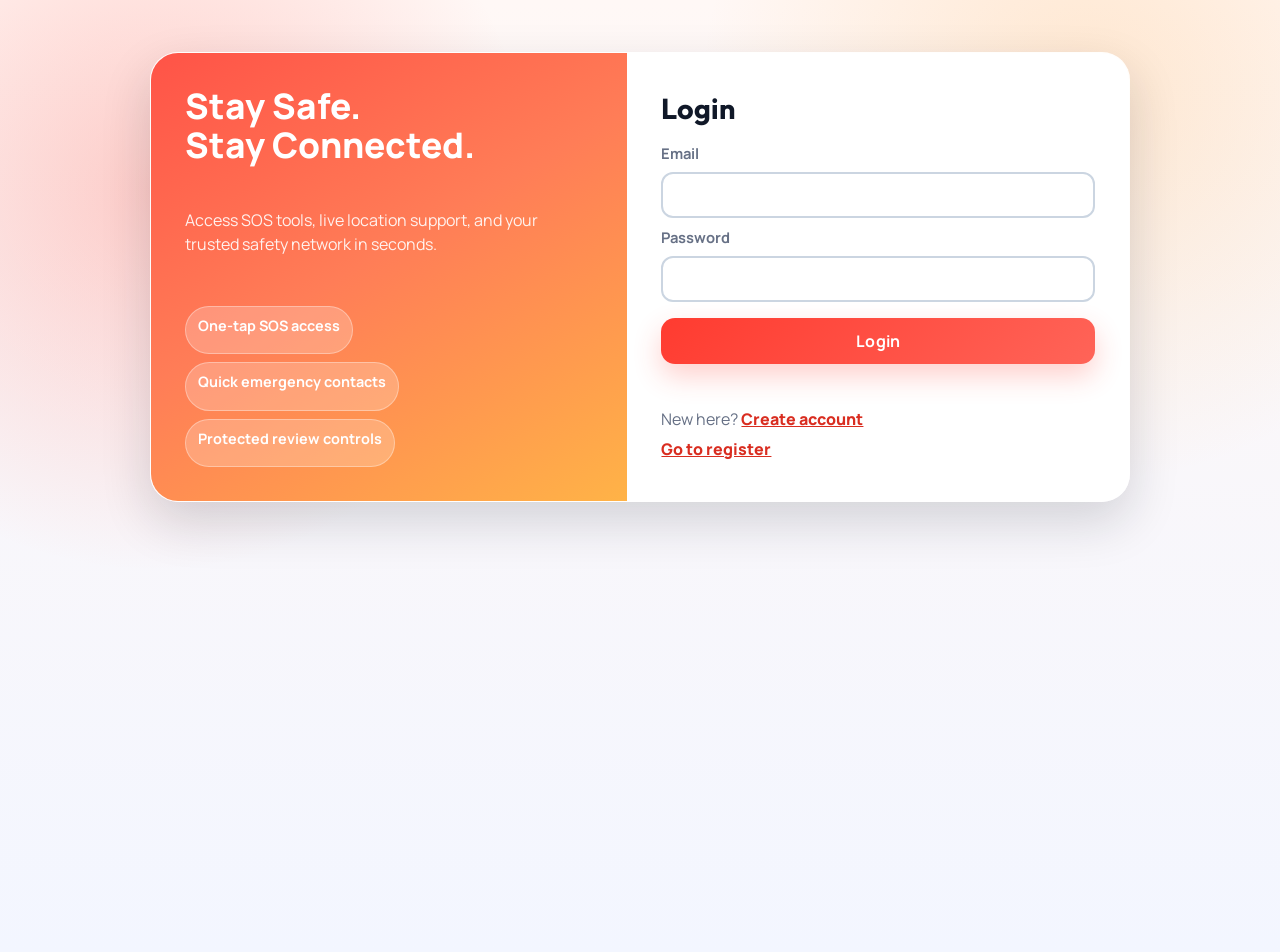
<file: index.html>
<!DOCTYPE html>
<html lang="en">
<head>
    <meta charset="UTF-8">
    <meta name="viewport" content="width=device-width, initial-scale=1.0">
    <title>Helping-Code | Women's Safety</title>
    <link rel="stylesheet" href="style.css?v=20261007">
    <script src="js/performance-optimizer.js?v=20261007" defer></script>
    <script src="script.js?v=20261007" defer></script>
    <script src="js/emergency-handler.js?v=20261007" defer></script>
    <script src="js/acoustic-detector.js?v=20261007" defer></script>
    <script src="js/voice-trigger.js?v=20261007" defer></script>
    <script src="js/ai-guardian.js?v=20261007" defer></script>
</head>
<body>

<header>
    <div class="logo">HELPING-CODE</div>
    <div class="top-actions" aria-label="Header actions">
        <a class="menu-icon brand-link" href="brand.html">Brand & Reviews</a>
        <span id="currentUserLabel" class="menu-icon user-pill"></span>
        <button id="logoutBtn" type="button" class="menu-icon logout-btn">Logout</button>
    </div>
</header>

<div class="container">
    
    <section class="sos-container">
        <div class="sos-shell">
            <button id="sosBtn" class="sos-button" type="button" aria-describedby="sosHoldHint" aria-live="polite">
                <span class="sos-button-label">SOS</span>
                <span class="sos-progress" aria-hidden="true"></span>
            </button>
            <p id="sosHoldHint" class="sos-hint">Press and hold for 3 seconds to activate the emergency alert.</p>
            <p id="sosStatus" class="sos-status" aria-live="polite"></p>
        </div>
        <button id="locationBtn">Share Location</button>
        <p id="locationText" class="location-text">Location not shared yet.</p>
    </section>

    <div class="features-grid">
        <div class="card">
            <span style="font-size: 1.5rem;">📍</span>
            <h3>Share Location</h3>
        </div>
        <div class="card">
            <span style="font-size: 1.5rem;">📞</span>
            <h3>Fake Call</h3>
        </div>
    </div>

    <section class="guardian-section">
        <h2 class="section-title">AI Guardian</h2>
        <p class="guardian-description">
            Uses on-device AI to listen for screams, shouts, sirens, or gunshots and can
            auto-trigger SOS when you confirm on purpose with your code word.
        </p>

        <div class="guardian-toggle-row">
            <label class="switch">
                <input type="checkbox" id="guardianToggle">
                <span class="switch-slider" aria-hidden="true"></span>
            </label>
            <span>Enable AI Guardian (sound detection)</span>
            <span id="guardianStatus" class="guardian-status guardian-status--neutral">Off</span>
        </div>

        <div class="guardian-codeword-row">
            <label for="guardianCodeWord">Voice code word (say it 3x in a row for instant alert)</label>
            <input type="text" id="guardianCodeWord" placeholder="e.g. pineapple emergency" autocomplete="off">
            <button id="guardianSaveCodeWord" type="button">Save</button>
        </div>
        <p id="guardianCodeWordFeedback" class="guardian-feedback" aria-live="polite"></p>
        <p class="guardian-privacy-note">
            Note: scream/sound detection runs fully on your device. The voice code-word
            feature uses your browser's speech recognition, which in most browsers sends
            audio to a cloud service to produce a transcript.
        </p>
    </section>

    <section class="contacts-section">
        <h2 class="section-title">Emergency Contacts</h2>
        <input type="text" id="contactNameInput" placeholder="Enter name" autocomplete="name">
        <input type="tel" id="contactInput" placeholder="Enter number" autocomplete="tel">
        <p id="contactError" class="input-error" aria-live="polite"></p>
        <button id="saveContact" type="button">Save</button>
        <ul id="contactList"></ul>

        <div class="contact-row">
            <div class="contact-info">
                <b>Local Police</b>
                <span>100</span>
            </div>
            <a href="#" class="call-icon" data-number="100">📞
                
            </a>
        </div>
    </section>

    <button id="fakeCallBtn" type="button">Fake Call</button>

    <div id="fakeCallScreen" class="fake-call-screen" aria-hidden="true" hidden>
        <div class="fake-call-panel" role="dialog" aria-modal="true" aria-labelledby="fakeCallTitle">
            <p class="fake-call-label">Incoming Call</p>
            <h2 id="fakeCallTitle">Unknown Caller</h2>
            <p id="fakeCallSubtitle" class="fake-call-subtitle">Ringing...</p>

            <div id="incomingCallActions" class="fake-call-actions">
                <button id="acceptFakeCallBtn" type="button" class="accept-btn">Accept</button>
                <button id="declineFakeCallBtn" type="button" class="decline-btn">Decline</button>
            </div>

            <div id="activeCallState" class="active-call-state" hidden>
                <p>Call connected</p>
                <button id="endFakeCallBtn" type="button" class="end-call-btn">End Call</button>
            </div>
        </div>
    </div>

</div>

<div id="outgoingCallModal" class="call-modal" aria-hidden="true" hidden>
    <div class="call-modal-card" role="dialog" aria-modal="true" aria-labelledby="callingTitle">
        <p class="call-modal-label">Outgoing Call</p>
        <h3 id="callingTitle">Calling...</h3>
        <p id="callingName" class="call-modal-name">Unknown contact</p>
        <p id="callingNumber" class="call-modal-number">Unknown number</p>
        <button id="endOutgoingCallBtn" type="button">End Call</button>
    </div>
</div>

<div id="failsafeModal" class="failsafe-modal" aria-hidden="true" hidden>
    <div class="failsafe-card" role="alertdialog" aria-modal="true" aria-labelledby="failsafeTitle">
        <p class="failsafe-label">⚠️ AI Guardian Alert</p>
        <h3 id="failsafeTitle">Possible emergency detected</h3>
        <p id="failsafeReasonText" class="failsafe-reason"></p>
        <div class="failsafe-countdown" aria-live="assertive">
            <span id="failsafeCountdownValue">30</span>
            <span class="failsafe-countdown-unit">seconds until SOS is sent</span>
        </div>
        <p class="failsafe-hint">If this is a false alarm, tap cancel now.</p>
        <button id="failsafeCancelBtn" type="button" class="failsafe-cancel-btn">I'm okay — Cancel Alert</button>
    </div>
</div>

</body>
</html>
</file>
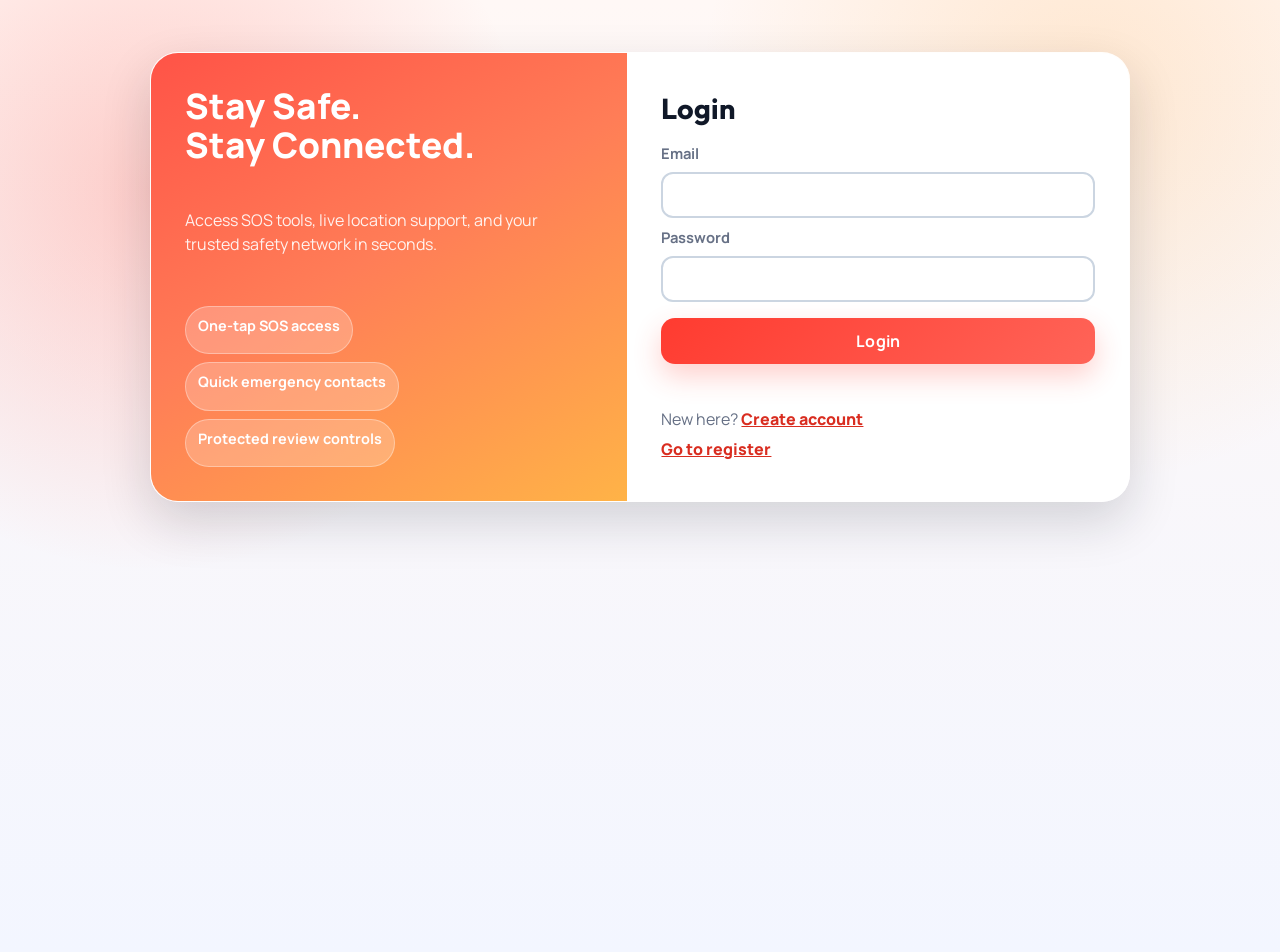
<file: brand.html>
<!DOCTYPE html>
<html lang="en">
<head>
    <meta charset="UTF-8">
    <meta name="viewport" content="width=device-width, initial-scale=1.0">
    <title>Helping-code | Woman Safety Service</title>
    <link rel="stylesheet" href="style.css?v=20261007">
    <style>
        body.brand-page {
            background:
                radial-gradient(circle at 10% 18%, rgba(255, 92, 79, 0.26), transparent 28%),
                radial-gradient(circle at 85% 10%, rgba(255, 176, 84, 0.22), transparent 28%),
                linear-gradient(180deg, #fff8f6 0%, #f3f6ff 100%);
        }

        .brand-stage {
            width: min(100% - 24px, 1080px);
            margin: clamp(16px, 4vh, 36px) auto 28px;
            display: grid;
            grid-template-columns: 1fr;
            border-radius: 28px;
            overflow: hidden;
            border: 1px solid rgba(255, 255, 255, 0.65);
            box-shadow: 0 20px 50px rgba(16, 24, 40, 0.16);
            background: rgba(255, 255, 255, 0.78);
            backdrop-filter: blur(8px);
        }

        .brand-side {
            background: linear-gradient(150deg, #ff5347 0%, #ff7d57 46%, #ffb347 100%);
            color: #fff;
            padding: 24px;
            display: grid;
            gap: 14px;
        }

        .brand-side h1 {
            font-size: clamp(1.5rem, 3vw, 2.2rem);
            line-height: 1.1;
            font-weight: 900;
        }

        .brand-side p {
            color: rgba(255, 255, 255, 0.9);
        }

        .brand-pill-list {
            list-style: none;
            display: grid;
            gap: 8px;
            margin-top: 6px;
        }

        .brand-pill-list li {
            background: rgba(255, 255, 255, 0.22);
            border: 1px solid rgba(255, 255, 255, 0.34);
            border-radius: 999px;
            padding: 8px 12px;
            font-size: 0.9rem;
            font-weight: 700;
            width: fit-content;
        }

        .brand-content {
            background: rgba(255, 255, 255, 0.92);
            padding: 20px;
        }

        .brand-wrap {
            width: 100%;
            margin: 0;
            padding: 0;
        }

        .brand-wrap .brand-hero {
            border-radius: 20px;
            margin-bottom: 14px;
            box-shadow: none;
        }

        .brand-wrap .review-box {
            border-radius: 20px;
            margin-top: 0;
            box-shadow: none;
        }

        @media (min-width: 920px) {
            .brand-stage {
                grid-template-columns: 0.92fr 1.1fr;
                margin-top: 52px;
            }

            .brand-side {
                padding: 34px;
                gap: 18px;
            }

            .brand-content {
                padding: 34px;
            }
        }
    </style>
    <script src="script.js?v=20261007" defer></script>
</head>
<body class="brand-page">
<header>
    <div class="logo">HELPING-CODE</div>
    <div class="top-actions" aria-label="Header actions">
        <a class="menu-icon brand-link" href="index.html">Back to Safety App</a>
        <span id="currentUserLabel" class="menu-icon user-pill"></span>
        <button id="logoutBtn" type="button" class="menu-icon logout-btn">Logout</button>
    </div>
</header>

<section class="brand-stage" aria-label="Brand and review page">
    <aside class="brand-side">
        <h1>Helping-code | Woman Safety Service</h1>
        <p>
            Stay protected with fast SOS support, location sharing, and safety-first tools.
            Your feedback makes this safety platform stronger for every user.
        </p>
        <ul class="brand-pill-list">
            <li>Safe and simple rating flow</li>
            <li>Owner-only review controls</li>
            <li>Reliable emergency-first design</li>
        </ul>
    </aside>

    <div class="brand-content">
        <main class="brand-wrap">
            <section class="brand-hero">
                <h1>Rate Your Experience</h1>
                <p>
                    Share what worked well and what can be improved. Honest reviews help us deliver better safety support.
                </p>
            </section>

            <section class="review-box">
                <h2 class="section-title">Rate Us (5-Star Review System)</h2>
                <div id="starRating" class="stars" aria-label="5 star rating">
                    <span class="star" data-value="1">★</span>
                    <span class="star" data-value="2">★</span>
                    <span class="star" data-value="3">★</span>
                    <span class="star" data-value="4">★</span>
                    <span class="star" data-value="5">★</span>
                </div>

                <textarea id="reviewText" placeholder="Write your review..."></textarea>
                <button id="reviewSubmit">Submit Review</button>
                <button id="cancelEditReview" hidden>Cancel Edit</button>

                <p id="reviewSummary" class="review-summary">No reviews yet.</p>
                <ul id="reviewList" class="review-list"></ul>
            </section>
        </main>
    </div>
</section>
</body>
</html>
</file>
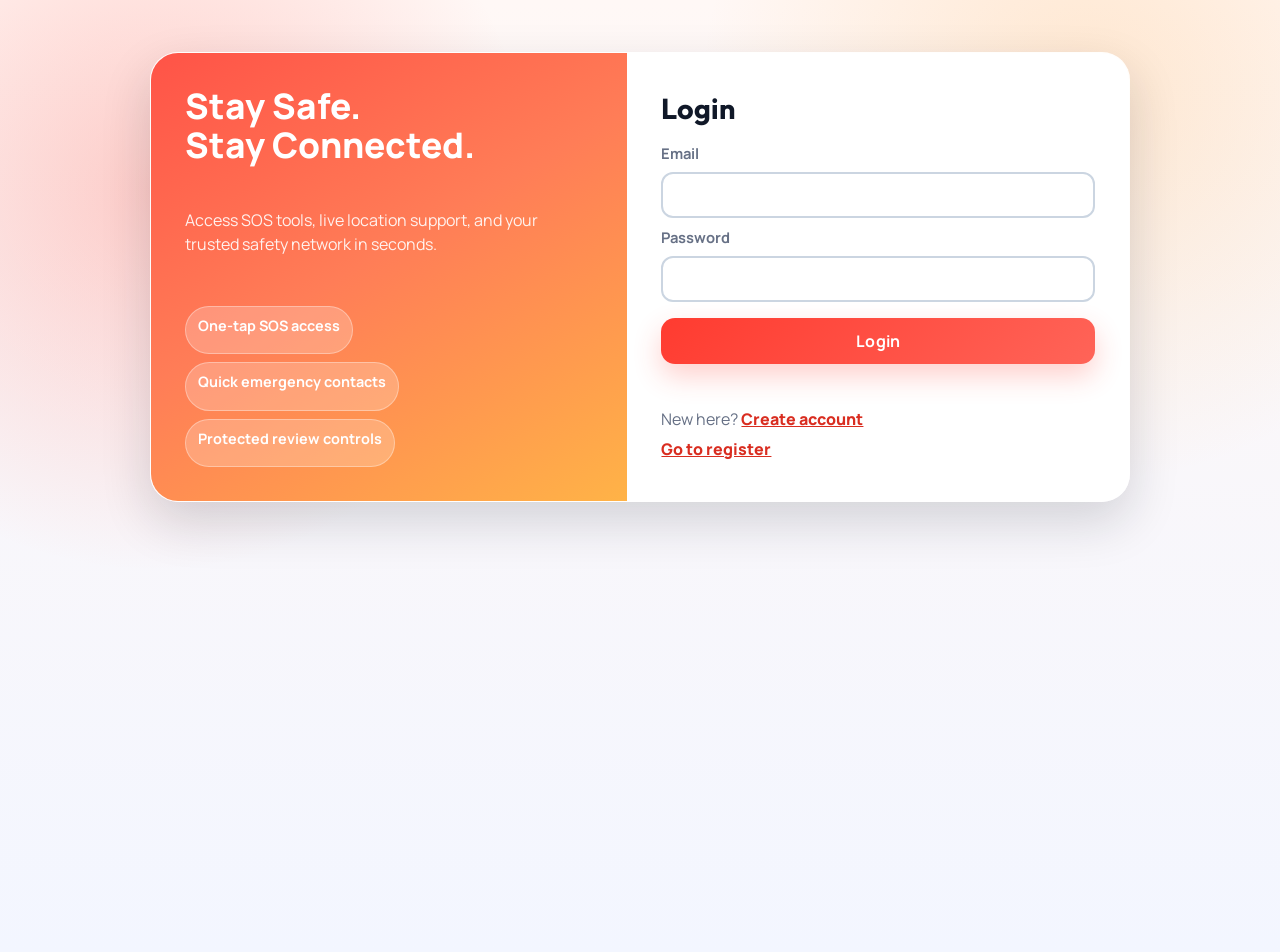
<file: login.html>
<!doctype html>
<html lang="en">
<head>
    <meta charset="UTF-8" />
    <meta name="viewport" content="width=device-width, initial-scale=1.0" />
    <title>Login - Women Safety</title>
    <link rel="stylesheet" href="style.css?v=20261007" />
    <style>
        body {
            background:
                radial-gradient(circle at 12% 20%, rgba(255, 92, 79, 0.28), transparent 28%),
                radial-gradient(circle at 85% 10%, rgba(255, 176, 84, 0.24), transparent 28%),
                linear-gradient(180deg, #fff8f6 0%, #f3f6ff 100%);
        }

        .login-stage {
            width: min(100% - 24px, 980px);
            margin: clamp(14px, 4vh, 36px) auto;
            display: grid;
            grid-template-columns: 1fr;
            border-radius: 28px;
            overflow: hidden;
            border: 1px solid rgba(255, 255, 255, 0.65);
            box-shadow: 0 20px 50px rgba(16, 24, 40, 0.16);
            background: rgba(255, 255, 255, 0.78);
            backdrop-filter: blur(8px);
        }

        .login-side {
            background: linear-gradient(150deg, #ff5347 0%, #ff7d57 46%, #ffb347 100%);
            color: #fff;
            padding: 24px;
            display: grid;
            gap: 14px;
        }

        .login-side h2 {
            font-size: clamp(1.5rem, 3vw, 2.2rem);
            line-height: 1.1;
            font-weight: 900;
        }

        .login-side p {
            color: rgba(255, 255, 255, 0.9);
        }

        .login-pill-list {
            list-style: none;
            display: grid;
            gap: 8px;
            margin-top: 6px;
        }

        .login-pill-list li {
            background: rgba(255, 255, 255, 0.22);
            border: 1px solid rgba(255, 255, 255, 0.34);
            border-radius: 999px;
            padding: 8px 12px;
            font-size: 0.9rem;
            font-weight: 700;
            width: fit-content;
        }

        .login-form-wrap {
            background: rgba(255, 255, 255, 0.92);
            padding: 20px;
        }

        .auth-page {
            width: 100%;
            margin: 0;
            box-shadow: none;
            border: none;
            background: transparent;
            padding: 0;
        }

        .auth-page h1 {
            margin-bottom: 12px;
        }

        #authMessage {
            min-height: 1.4em;
        }

        @media (min-width: 860px) {
            .login-stage {
                grid-template-columns: 0.95fr 1fr;
                margin-top: 52px;
            }

            .login-side {
                padding: 34px;
                gap: 18px;
            }

            .login-form-wrap {
                padding: 34px;
            }
        }
    </style>
</head>
<body>
    <section class="login-stage" aria-label="Login page">
        <aside class="login-side">
            <h2>Stay Safe.<br />Stay Connected.</h2>
            <p>Access SOS tools, live location support, and your trusted safety network in seconds.</p>
            <ul class="login-pill-list">
                <li>One-tap SOS access</li>
                <li>Quick emergency contacts</li>
                <li>Protected review controls</li>
            </ul>
        </aside>

        <div class="login-form-wrap">
            <main class="auth-page">
                <h1>Login</h1>
                <form id="loginForm">
                    <label for="email">Email</label>
                    <input id="email" name="email" type="email" required />

                    <label for="password">Password</label>
                    <input id="password" name="password" type="password" required />

                    <button type="submit">Login</button>
                </form>
                <p id="authMessage" aria-live="polite"></p>
                <p>New here? <a href="register.html">Create account</a></p>
                <p><a href="register.html">Go to register</a></p>
            </main>
        </div>
    </section>
    <script>
        const loginForm = document.getElementById("loginForm");
        const authMessage = document.getElementById("authMessage");

        if (JSON.parse(localStorage.getItem("currentUser") || "null")?.id) {
            window.location.href = "index.html";
        }

        loginForm.addEventListener("submit", async (event) => {
            event.preventDefault();

            const email = document.getElementById("email").value.trim();
            const password = document.getElementById("password").value;
            const submitBtn = loginForm.querySelector("button[type='submit']");

            if (submitBtn) {
                submitBtn.dataset.originalText = submitBtn.textContent;
                submitBtn.textContent = "Signing in...";
                submitBtn.disabled = true;
                submitBtn.classList.add("is-loading");
            }

            try {
                const response = await fetch("api/auth.php", {
                    method: "POST",
                    headers: { "Content-Type": "application/json" },
                    body: JSON.stringify({ action: "login", email, password })
                });

                const data = await response.json();

                if (!response.ok || !data.ok || !data.user) {
                    authMessage.textContent = data.message || "Login failed.";
                    return;
                }

                localStorage.setItem("currentUser", JSON.stringify(data.user));
                window.location.href = "index.html";
            } catch (error) {
                authMessage.textContent = "Unable to login. Please try again.";
            } finally {
                if (submitBtn) {
                    submitBtn.disabled = false;
                    submitBtn.classList.remove("is-loading");
                    submitBtn.textContent = submitBtn.dataset.originalText || "Login";
                }
            }
        });
    </script>
</body>
</html>
</file>
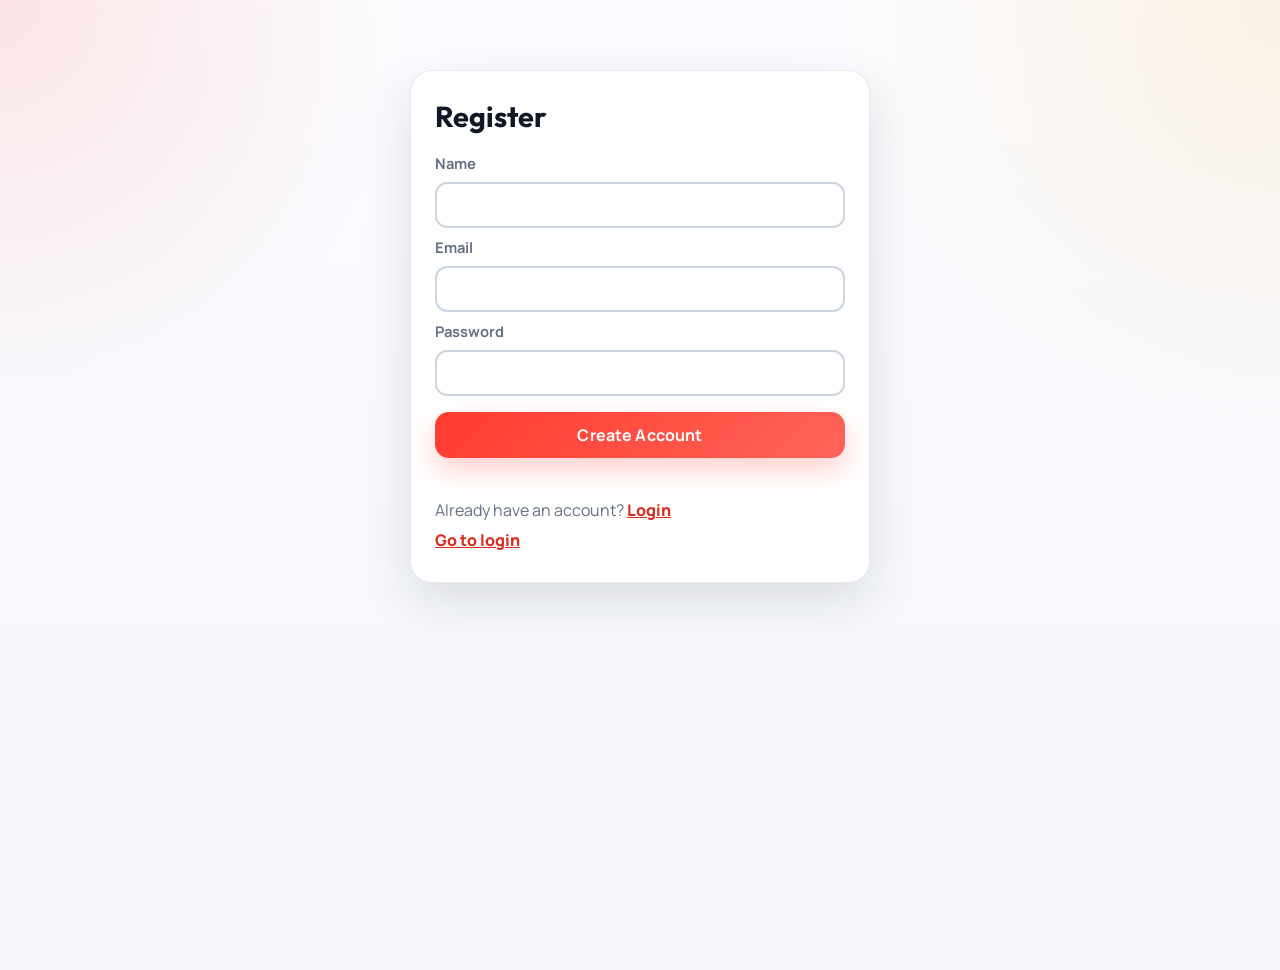
<file: register.html>
<!doctype html>
<html lang="en">
<head>
    <meta charset="UTF-8" />
    <meta name="viewport" content="width=device-width, initial-scale=1.0" />
    <title>Register - Women Safety</title>
    <link rel="stylesheet" href="style.css?v=20261007" />
</head>
<body>
    <main class="auth-page">
        <h1>Register</h1>
        <form id="registerForm">
            <label for="name">Name</label>
            <input id="name" name="name" type="text" required />

            <label for="email">Email</label>
            <input id="email" name="email" type="email" required />

            <label for="password">Password</label>
            <input id="password" name="password" type="password" required />

            <button type="submit">Create Account</button>
        </form>
        <p id="authMessage" aria-live="polite"></p>
        <p>Already have an account? <a href="login.html">Login</a></p>
        <p><a href="login.html">Go to login</a></p>
    </main>
    <script>
        const registerForm = document.getElementById("registerForm");
        const authMessage = document.getElementById("authMessage");

        registerForm.addEventListener("submit", async (event) => {
            event.preventDefault();

            const name = document.getElementById("name").value.trim();
            const email = document.getElementById("email").value.trim();
            const password = document.getElementById("password").value;
            const submitBtn = registerForm.querySelector("button[type='submit']");

            if (submitBtn) {
                submitBtn.dataset.originalText = submitBtn.textContent;
                submitBtn.textContent = "Creating...";
                submitBtn.disabled = true;
                submitBtn.classList.add("is-loading");
            }

            try {
                const response = await fetch("api/auth.php", {
                    method: "POST",
                    headers: { "Content-Type": "application/json" },
                    body: JSON.stringify({ action: "register", name, email, password })
                });

                const data = await response.json();

                if (!response.ok || !data.ok) {
                    authMessage.textContent = data.message || "Registration failed.";
                    return;
                }

                authMessage.textContent = "Registration successful. Redirecting to login...";
                window.setTimeout(() => {
                    window.location.href = "login.html";
                }, 800);
            } catch (error) {
                authMessage.textContent = "Unable to register. Please try again.";
            } finally {
                if (submitBtn) {
                    submitBtn.disabled = false;
                    submitBtn.classList.remove("is-loading");
                    submitBtn.textContent = submitBtn.dataset.originalText || "Create Account";
                }
            }
        });
    </script>
</body>
</html>
</file>
<file: style.css>
@import url("https://fonts.googleapis.com/css2?family=Manrope:wght@500;700;800&family=Outfit:wght@600;700;800;900&display=swap");

/* Performance optimizations */
@media (prefers-reduced-motion: reduce) {
	* {
		animation-duration: 0.01ms !important;
		animation-iteration-count: 1 !important;
		transition-duration: 0.01ms !important;
		scroll-behavior: auto !important;
	}
}
:root {
	--primary-red: #ff3b30;
	--primary-red-dark: #d92d20;
	--bg: #f4f6fb;
	--surface: #ffffff;
	--surface-muted: #f7f8fc;
	--text: #101828;
	--text-soft: #667085;
	--border: #e6e8f0;
	--shadow-sm: 0 8px 20px rgba(16, 24, 40, 0.06);
	--shadow-md: 0 18px 50px rgba(16, 24, 40, 0.12);
	--shadow-btn: 0 12px 28px rgba(255, 59, 48, 0.24);
	--radius-lg: 24px;
	--radius-md: 18px;
	--radius-sm: 12px;
}

* {
	box-sizing: border-box;
	margin: 0;
	padding: 0;
	font-family: "Manrope", "Segoe UI", sans-serif;
}

html {
	scroll-behavior: smooth;
}

body {
	min-height: 100vh;
	background:
		radial-gradient(circle at top left, rgba(255, 59, 48, 0.12), transparent 26%),
		radial-gradient(circle at top right, rgba(255, 179, 71, 0.14), transparent 28%),
		linear-gradient(180deg, #fbfcff 0%, var(--bg) 100%);
	color: var(--text);
	line-height: 1.5;
	-webkit-font-smoothing: antialiased;
	text-rendering: optimizeLegibility;
}

button,
input,
textarea {
	font: inherit;
}

button {
	border: none;
	cursor: pointer;
}

a {
	color: inherit;
	text-decoration: none;
}

button:focus-visible,
a:focus-visible,
input:focus-visible,
textarea:focus-visible {
	outline: 3px solid rgba(255, 59, 48, 0.28);
	outline-offset: 2px;
}

header {
	position: sticky;
	top: 0;
	z-index: 100;
	display: flex;
	justify-content: center;
	align-items: center;
	flex-wrap: wrap;
	gap: 16px;
	padding: 16px clamp(16px, 4vw, 28px);
	background: rgba(255, 255, 255, 0.82);
	backdrop-filter: blur(16px);
	border-bottom: 1px solid rgba(230, 232, 240, 0.9);
}

.logo {
	font-size: 1.15rem;
	font-family: "Outfit", sans-serif;
	font-weight: 900;
	letter-spacing: 0.08em;
	color: var(--primary-red);
	width: 100%;
	text-align: center;
}

.menu-icon {
	display: inline-flex;
	align-items: center;
	justify-content: center;
	min-height: 42px;
	padding: 0 16px;
	border-radius: 999px;
	background: linear-gradient(135deg, var(--primary-red), #ff6a5f);
	color: #fff;
	font-size: 0.9rem;
	font-weight: 700;
	box-shadow: 0 8px 20px rgba(255, 59, 48, 0.22);
	transition: transform 0.2s ease, box-shadow 0.2s ease, filter 0.2s ease;
}

.menu-icon:hover {
	transform: translateY(-1px);
	box-shadow: 0 12px 24px rgba(255, 59, 48, 0.25);
}

.menu-icon:active {
	transform: translateY(0);
}

.top-actions {
	display: inline-flex;
	align-items: center;
	gap: 10px;
	padding: 8px;
	border-radius: 999px;
	background: rgba(255, 255, 255, 0.68);
	border: 1px solid rgba(230, 232, 240, 0.95);
	box-shadow: 0 10px 24px rgba(16, 24, 40, 0.08);
}

.brand-link {
	background: linear-gradient(135deg, #ff5a4e, #ff826f);
	box-shadow: 0 10px 20px rgba(255, 90, 78, 0.28);
}

.user-pill {
	background: linear-gradient(135deg, #fffaf8, #fff3ee);
	color: #9a3412;
	border: 1px solid rgba(255, 140, 120, 0.4);
	box-shadow: none;
	font-weight: 800;
	max-width: 260px;
	overflow: hidden;
	text-overflow: ellipsis;
	white-space: nowrap;
}

.logout-btn {
	background: linear-gradient(135deg, #111827, #334155);
	color: #fff;
	box-shadow: 0 10px 20px rgba(15, 23, 42, 0.28);
}

.container,
.brand-wrap {
	width: min(100%, 920px);
	margin: 0 auto;
	padding: 24px clamp(16px, 4vw, 28px) 36px;
}

.container > *,
.brand-wrap > * {
	animation: rise-in 0.45s ease both;
}

.container > *:nth-child(2),
.brand-wrap > *:nth-child(2) {
	animation-delay: 0.08s;
}

.container > *:nth-child(3),
.brand-wrap > *:nth-child(3) {
	animation-delay: 0.14s;
}

.sos-container,
.contacts-section,
.review-box,
.brand-hero,
.card {
	background: var(--surface);
	border: 1px solid rgba(230, 232, 240, 0.9);
	box-shadow: var(--shadow-sm);
}

.sos-container,
.contacts-section,
.review-box,
.brand-hero {
	border-radius: var(--radius-lg);
	padding: 24px;
}

.sos-container {
	text-align: center;
	margin-bottom: 18px;
}

.sos-shell {
	display: grid;
	justify-items: center;
	gap: 10px;
	margin-bottom: 18px;
}

.sos-button {
	position: relative;
	width: clamp(180px, 44vw, 220px);
	height: clamp(180px, 44vw, 220px);
	display: grid;
	place-items: center;
	border-radius: 50%;
	background: radial-gradient(circle at 35% 30%, #ff6a5f 0%, var(--primary-red) 45%, var(--primary-red-dark) 100%);
	border: 10px solid rgba(255, 59, 48, 0.12);
	color: #fff;
	font-size: 2rem;
	font-weight: 900;
	letter-spacing: 0.08em;
	box-shadow: 0 20px 45px rgba(255, 59, 48, 0.28);
	overflow: hidden;
	isolation: isolate;
	transition: transform 0.18s ease, box-shadow 0.18s ease;
}

.sos-button:hover {
	transform: translateY(-1px);
	box-shadow: 0 24px 48px rgba(255, 59, 48, 0.3);
}

.sos-button:active {
	transform: scale(0.97);
}

.sos-button-label {
	position: relative;
	z-index: 2;
}

.sos-progress {
	--sos-progress: 0%;
	position: absolute;
	inset: 0;
	border-radius: 50%;
	background: conic-gradient(rgba(255, 255, 255, 0.98) var(--sos-progress), rgba(255, 255, 255, 0.12) 0);
	mask: radial-gradient(circle, transparent 60%, #000 61%);
	-webkit-mask: radial-gradient(circle, transparent 60%, #000 61%);
	opacity: 0;
	transition: opacity 0.2s ease;
	z-index: 1;
}

.sos-button.is-holding .sos-progress {
	opacity: 1;
}

.sos-hint,
.sos-status,
.location-text,
.input-error,
.review-summary,
.fake-call-subtitle,
.call-modal-number,
.call-modal-name {
	font-size: 0.95rem;
	color: var(--text-soft);
}

.sos-status {
	min-height: 1.4em;
	font-weight: 700;
	color: var(--primary-red-dark);
}

#locationBtn,
#saveContact,
#fakeCallBtn,
#endOutgoingCallBtn,
#reviewSubmit,
.auth-page button,
.accept-btn,
.decline-btn,
.end-call-btn {
	display: inline-flex;
	align-items: center;
	justify-content: center;
	gap: 8px;
	min-height: 46px;
	padding: 0 18px;
	border-radius: 14px;
	font-weight: 700;
	letter-spacing: 0.01em;
	transition: transform 0.2s ease, box-shadow 0.2s ease, opacity 0.16s ease, filter 0.2s ease;
}

#locationBtn,
#saveContact,
#fakeCallBtn,
#endOutgoingCallBtn,
#reviewSubmit,
.auth-page button {
	background: linear-gradient(135deg, var(--primary-red), #ff6458);
	color: #fff;
	box-shadow: var(--shadow-btn);
}

#locationBtn:hover,
#saveContact:hover,
#fakeCallBtn:hover,
#endOutgoingCallBtn:hover,
#reviewSubmit:hover,
.auth-page button:hover,
.accept-btn:hover,
.decline-btn:hover,
.end-call-btn:hover {
	transform: translateY(-1px) scale(1.01);
}

#locationBtn:active,
#saveContact:active,
#fakeCallBtn:active,
#endOutgoingCallBtn:active,
#reviewSubmit:active,
.auth-page button:active,
.accept-btn:active,
.decline-btn:active,
.end-call-btn:active {
	transform: translateY(0) scale(0.99);
}

button:disabled {
	opacity: 0.72;
	cursor: not-allowed;
}

button.is-loading {
	position: relative;
	color: transparent !important;
	pointer-events: none;
}

button.is-loading::after {
	content: "";
	position: absolute;
	width: 18px;
	height: 18px;
	border-radius: 50%;
	border: 2px solid rgba(255, 255, 255, 0.45);
	border-top-color: rgba(255, 255, 255, 0.98);
	animation: spin 0.8s linear infinite;
}

#locationBtn {
	margin-bottom: 10px;
}

.location-text {
	max-width: 560px;
	margin: 0 auto;
	padding: 14px 16px;
	border: 1px solid rgba(230, 232, 240, 0.95);
	border-radius: 16px;
	background: linear-gradient(180deg, #fff, #fbfcff);
	box-shadow: inset 0 1px 0 rgba(255, 255, 255, 0.75);
	word-break: break-word;
}

.location-text a {
	color: var(--primary-red-dark);
	font-weight: 700;
	text-decoration: underline;
}

.features-grid {
	display: grid;
	grid-template-columns: 1fr;
	gap: 16px;
	margin: 18px 0 26px;
}

.card {
	padding: 20px;
	border-radius: var(--radius-md);
	text-align: center;
	background: linear-gradient(180deg, #fff, #fbfcff);
}

.card h3 {
	margin-top: 10px;
	font-size: 0.95rem;
	font-weight: 700;
}

.section-title {
	margin-bottom: 16px;
	font-size: 1.15rem;
	font-weight: 800;
	color: var(--text);
}

.contacts-section {
	margin-bottom: 18px;
}

#contactNameInput,
#contactInput,
#reviewText {
	width: 100%;
	border: 1px solid var(--border);
	border-radius: 14px;
	background: #fff;
	color: var(--text);
	box-shadow: inset 0 1px 2px rgba(16, 24, 40, 0.03);
}

#contactNameInput,
#contactInput {
	padding: 13px 14px;
	margin-bottom: 10px;
}

.input-error {
	min-height: 1.2em;
	margin-bottom: 10px;
	font-weight: 700;
	color: var(--primary-red-dark);
}

#saveContact {
	margin-bottom: 12px;
}

#contactList,
.review-list {
	list-style: none;
	display: grid;
	gap: 12px;
}

#contactList {
	margin-bottom: 12px;
}

#contactList li {
	display: flex;
	justify-content: space-between;
	align-items: center;
	gap: 12px;
	padding: 14px;
	border: 1px solid var(--border);
	border-radius: 16px;
	background: linear-gradient(180deg, #fff, #fbfcff);
}

#contactList li > span:first-child {
	display: grid;
	gap: 2px;
}

#contactList li > span:last-child {
	display: inline-flex;
	align-items: center;
	gap: 8px;
}

#contactList li button,
.contact-row a,
.call-modal-card button,
.fake-call-panel button {
	min-height: 40px;
	padding: 0 12px;
	border-radius: 12px;
	font-weight: 700;
}

#contactList li button {
	background: #f3f4f6;
	color: var(--text);
}

#contactList li button:hover {
	background: #e9ecf3;
}

.contact-row {
	display: flex;
	justify-content: space-between;
	align-items: center;
	gap: 12px;
	padding: 14px;
	border-radius: 16px;
	background: #fdfdfd;
	border: 1px solid var(--border);
}

.contact-info b {
	display: block;
	font-size: 1rem;
}

.contact-info span {
	font-size: 0.9rem;
	color: var(--text-soft);
}

.call-icon {
	display: inline-flex;
	align-items: center;
	justify-content: center;
	width: 42px;
	height: 42px;
	border-radius: 12px;
	background: rgba(52, 199, 89, 0.12);
	color: #1f9d52;
	font-size: 1.1rem;
}

#fakeCallBtn {
	margin: 4px 0 18px;
}

.guardian-section {
	margin-bottom: 18px;
	padding: 20px;
	border-radius: var(--radius-lg);
	background: var(--surface);
	border: 1px solid var(--border);
	box-shadow: var(--shadow-sm);
}

.guardian-description {
	color: var(--text-soft);
	font-size: 0.92rem;
	margin-bottom: 16px;
}

.guardian-toggle-row {
	display: flex;
	align-items: center;
	gap: 12px;
	margin-bottom: 16px;
	flex-wrap: wrap;
}

.switch {
	position: relative;
	display: inline-block;
	width: 46px;
	height: 26px;
	flex-shrink: 0;
}

.switch input {
	opacity: 0;
	width: 0;
	height: 0;
}

.switch-slider {
	position: absolute;
	inset: 0;
	background: #d0d5dd;
	border-radius: 999px;
	cursor: pointer;
	transition: background 0.2s ease;
}

.switch-slider::before {
	content: "";
	position: absolute;
	width: 20px;
	height: 20px;
	left: 3px;
	top: 3px;
	background: #fff;
	border-radius: 50%;
	transition: transform 0.2s ease;
	box-shadow: var(--shadow-sm);
}

.switch input:checked + .switch-slider {
	background: var(--primary-red);
}

.switch input:checked + .switch-slider::before {
	transform: translateX(20px);
}

.guardian-status {
	margin-left: auto;
	padding: 4px 12px;
	border-radius: 999px;
	font-size: 0.8rem;
	font-weight: 800;
}

.guardian-status--neutral {
	background: #f1f2f6;
	color: var(--text-soft);
}

.guardian-status--loading {
	background: rgba(255, 179, 71, 0.16);
	color: #b25e09;
}

.guardian-status--active {
	background: rgba(52, 199, 89, 0.14);
	color: #1f9d52;
}

.guardian-status--error {
	background: rgba(255, 59, 48, 0.14);
	color: var(--primary-red-dark);
}

.guardian-codeword-row {
	display: grid;
	gap: 8px;
	margin-bottom: 6px;
}

.guardian-codeword-row label {
	font-size: 0.85rem;
	font-weight: 700;
	color: var(--text-soft);
}

#guardianCodeWord {
	width: 100%;
	padding: 13px 14px;
	border: 1px solid var(--border);
	border-radius: 14px;
	background: #fff;
	color: var(--text);
}

#guardianSaveCodeWord {
	justify-self: start;
	min-height: 40px;
	padding: 0 16px;
	border-radius: 12px;
	font-weight: 700;
	background: #f3f4f6;
	color: var(--text);
}

#guardianSaveCodeWord:hover {
	background: #e9ecf3;
}

.guardian-feedback {
	min-height: 1.2em;
	font-size: 0.85rem;
	font-weight: 700;
	color: #1f9d52;
	margin-bottom: 10px;
}

.guardian-privacy-note {
	font-size: 0.78rem;
	color: var(--text-soft);
	border-top: 1px dashed var(--border);
	padding-top: 10px;
}

.failsafe-modal {
	position: fixed;
	inset: 0;
	padding: 20px;
	display: flex;
	align-items: center;
	justify-content: center;
	background: rgba(10, 13, 20, 0.72);
	backdrop-filter: blur(14px);
	z-index: 1200;
}

.failsafe-modal[hidden] {
	display: none;
}

.failsafe-card {
	width: min(100%, 380px);
	border-radius: 28px;
	box-shadow: var(--shadow-md);
	background: linear-gradient(180deg, #ffffff, #f8fafc);
	border: 1px solid rgba(230, 232, 240, 0.96);
	padding: 28px 22px;
	text-align: center;
}

.failsafe-label {
	font-size: 0.78rem;
	font-weight: 800;
	letter-spacing: 0.14em;
	text-transform: uppercase;
	color: var(--primary-red-dark);
	margin-bottom: 10px;
}

.failsafe-card h3 {
	font-size: 1.35rem;
	font-weight: 900;
	color: var(--text);
	margin-bottom: 8px;
}

.failsafe-reason {
	color: var(--text-soft);
	font-size: 0.92rem;
	margin-bottom: 18px;
}

.failsafe-countdown {
	display: flex;
	flex-direction: column;
	align-items: center;
	gap: 4px;
	margin-bottom: 20px;
}

#failsafeCountdownValue {
	font-size: 3rem;
	font-weight: 900;
	color: var(--primary-red-dark);
	line-height: 1;
}

.failsafe-countdown-unit {
	font-size: 0.8rem;
	color: var(--text-soft);
}

.failsafe-hint {
	font-size: 0.85rem;
	color: var(--text-soft);
	margin-bottom: 16px;
}

.failsafe-cancel-btn {
	width: 100%;
	min-height: 48px;
	border-radius: 14px;
	font-weight: 800;
	background: linear-gradient(135deg, #1f9d52, #34c759);
	color: #fff;
}

.call-modal,
.fake-call-screen {
	position: fixed;
	inset: 0;
	padding: 20px;
	display: flex;
	align-items: center;
	justify-content: center;
	background: rgba(10, 13, 20, 0.62);
	backdrop-filter: blur(14px);
	opacity: 0;
	visibility: hidden;
	pointer-events: none;
	transition: opacity 0.22s ease, visibility 0.22s ease;
	z-index: 1100;
}

.call-modal.visible,
.fake-call-screen.visible {
	opacity: 1;
	visibility: visible;
	pointer-events: auto;
}

.call-modal-card,
.fake-call-panel {
	width: min(100%, 380px);
	border-radius: 28px;
	box-shadow: var(--shadow-md);
	transform: translateY(20px) scale(0.96);
	opacity: 0;
	transition: transform 0.22s ease, opacity 0.22s ease;
	pointer-events: auto;
}

.call-modal.visible .call-modal-card,
.fake-call-screen.visible .fake-call-panel {
	transform: translateY(0) scale(1);
	opacity: 1;
}

.call-modal-card {
	background: linear-gradient(180deg, #ffffff, #f8fafc);
	border: 1px solid rgba(230, 232, 240, 0.96);
	padding: 24px 22px;
	text-align: center;
}

.call-modal-label {
	font-size: 0.78rem;
	font-weight: 800;
	letter-spacing: 0.18em;
	text-transform: uppercase;
	color: var(--primary-red-dark);
	margin-bottom: 10px;
}

.call-modal-card h3 {
	font-size: 1.45rem;
	font-weight: 900;
	color: var(--text);
	margin-bottom: 8px;
}

.call-modal-name {
	font-size: 1.05rem;
	font-weight: 800;
	color: var(--text);
	margin-bottom: 4px;
}

.call-modal-number {
	margin-bottom: 18px;
}

#endOutgoingCallBtn {
	width: 100%;
	background: linear-gradient(135deg, var(--primary-red-dark), #ff4d43);
	color: #fff;
}

.fake-call-panel {
	background: linear-gradient(180deg, #10151f 0%, #0b0f16 100%);
	border: 1px solid rgba(255, 255, 255, 0.08);
	padding: 28px 22px;
	text-align: center;
	color: #fff;
}

.fake-call-label {
	font-size: 0.8rem;
	font-weight: 800;
	letter-spacing: 0.18em;
	text-transform: uppercase;
	color: #ff8f87;
	margin-bottom: 12px;
}

.fake-call-panel h2 {
	font-size: 1.95rem;
	font-weight: 900;
	margin-bottom: 8px;
}

.fake-call-subtitle {
	color: rgba(255, 255, 255, 0.76);
	margin-bottom: 22px;
}

.fake-call-actions,
.active-call-state {
	display: grid;
	gap: 12px;
}

.accept-btn {
	background: linear-gradient(135deg, #2ecc71, #1aa55a);
	color: #fff;
}

.decline-btn {
	background: rgba(255, 255, 255, 0.12);
	color: #fff;
	border: 1px solid rgba(255, 255, 255, 0.14);
}

.end-call-btn {
	background: linear-gradient(135deg, #ff5d52, #d92d20);
	color: #fff;
}

#incomingCallActions {
	grid-template-columns: repeat(2, minmax(0, 1fr));
}

#activeCallState {
	margin-top: 6px;
	justify-items: center;
	color: rgba(255, 255, 255, 0.88);
}

.review-box {
	margin-top: 18px;
	border-radius: var(--radius-lg);
}

.stars {
	display: flex;
	gap: 8px;
	margin: 14px 0 16px;
	font-size: 1.7rem;
}

.star {
	cursor: pointer;
	color: #c8cfda;
	transition: transform 0.15s ease, color 0.15s ease;
	user-select: none;
}

.star.active {
	color: #ffb400;
	transform: translateY(-1px) scale(1.05);
}

#reviewText {
	min-height: 110px;
	padding: 14px;
	resize: vertical;
	margin-bottom: 12px;
}

.review-summary {
	margin-top: 14px;
	font-weight: 800;
	color: var(--primary-red-dark);
}

.review-item {
	padding: 10px;
	border-radius: 14px;
	background: #fff5e6;
	border: 1px solid #ffe0ad;
	color: #6b4d00;
}

.review-item p {
	margin: 0;
}

.review-actions {
	display: flex;
	gap: 8px;
	margin-top: 10px;
}

.review-edit-btn,
.review-delete-btn,
#cancelEditReview {
	min-height: 38px;
	padding: 0 12px;
	border-radius: 10px;
	font-weight: 700;
}

.review-edit-btn {
	background: #edf2ff;
	color: #1d4ed8;
}

.review-delete-btn {
	background: #fee2e2;
	color: #b42318;
}

#cancelEditReview {
	margin-left: 10px;
	background: #f3f4f6;
	color: #374151;
}

.brand-page {
	min-height: 100vh;
	background:
		radial-gradient(circle at top left, rgba(255, 59, 48, 0.1), transparent 26%),
		linear-gradient(180deg, #fff8f7 0%, #f4f6fb 100%);
	padding-bottom: 28px;
}

.brand-hero h1 {
	font-size: clamp(1.6rem, 3vw, 2.1rem);
	margin-bottom: 12px;
	color: var(--text);
}

.brand-hero p {
	color: var(--text-soft);
	font-size: 1rem;
}

.review-list {
	margin-top: 14px;
}

.auth-page {
	width: min(100% - 24px, 460px);
	margin: clamp(22px, 8vh, 70px) auto;
	padding: 24px;
	border-radius: 22px;
	background: var(--surface);
	border: 1px solid rgba(230, 232, 240, 0.92);
	box-shadow: var(--shadow-md);
	animation: rise-in 0.45s ease both;
}

.auth-page h1 {
	font-family: "Outfit", sans-serif;
	font-size: 1.8rem;
	margin-bottom: 14px;
}

.auth-page form {
	display: grid;
	gap: 8px;
	margin-bottom: 12px;
}

.auth-page label {
	font-size: 0.92rem;
	font-weight: 700;
	color: var(--text-soft);
}

.auth-page input {
	min-height: 46px;
	padding: 0 14px;
	border: 2px solid #cbd5e1;
	border-radius: 12px;
	background: #fff;
	color: var(--text);
	transition: border-color 0.2s ease, box-shadow 0.2s ease;
}

.auth-page input:focus {
	border-color: var(--primary-red);
	box-shadow: 0 0 0 4px rgba(255, 59, 48, 0.12);
	outline: none;
}

.auth-page button {
	margin-top: 8px;
}

#authMessage {
	min-height: 1.2em;
	margin: 6px 0 8px;
	font-weight: 700;
	color: var(--primary-red-dark);
}

.auth-page p {
	color: var(--text-soft);
	margin: 6px 0;
}

.auth-page a {
	color: var(--primary-red-dark);
	font-weight: 800;
	text-decoration: underline;
}

@keyframes spin {
	to {
		transform: rotate(360deg);
	}
}

@keyframes rise-in {
	from {
		opacity: 0;
		transform: translateY(12px);
	}

	to {
		opacity: 1;
		transform: translateY(0);
	}
}

@keyframes pulse-emergency {
	0%, 100% {
		box-shadow: 0 0 0 0 rgba(255, 59, 48, 0.7);
		background: linear-gradient(180deg, #fbfcff 0%, var(--bg) 100%);
	}
	50% {
		box-shadow: 0 0 40px 20px rgba(255, 59, 48, 0);
		background: linear-gradient(180deg, rgba(255, 59, 48, 0.05) 0%, var(--bg) 100%);
	}
}

body.emergency-active {
	animation: pulse-emergency 1s infinite;
}

@media (prefers-reduced-motion: no-preference) {
	.sos-button {
		will-change: transform, box-shadow;
	}
	
	.menu-icon {
		will-change: transform, box-shadow;
	}
}

@media (min-width: 721px) {
	header {
		justify-content: space-between;
		flex-wrap: nowrap;
	}

	.logo {
		width: auto;
		text-align: left;
	}

	.features-grid {
		grid-template-columns: repeat(2, minmax(0, 1fr));
	}

	.top-actions {
		margin-left: auto;
	}
}

@media (max-width: 720px) {
	header {
		gap: 10px;
	}

	.menu-icon {
		min-height: 40px;
		font-size: 0.82rem;
		padding: 0 12px;
	}

	.top-actions {
		width: 100%;
		justify-content: center;
		flex-wrap: wrap;
		border-radius: 18px;
		padding: 8px;
	}

	.user-pill {
		max-width: 100%;
	}

	.container,
	.brand-wrap {
		padding-inline: 14px;
	}

	.sos-container,
	.contacts-section,
	.review-box,
	.brand-hero {
		padding: 18px;
		border-radius: 20px;
	}

	#contactList li {
		flex-direction: column;
		align-items: stretch;
	}

	#contactList li > span:last-child {
		justify-content: flex-end;
	}

	#incomingCallActions {
		grid-template-columns: 1fr;
	}

	.call-modal-card,
	.fake-call-panel {
		width: 100%;
		border-radius: 24px;
	}
}
</file>
